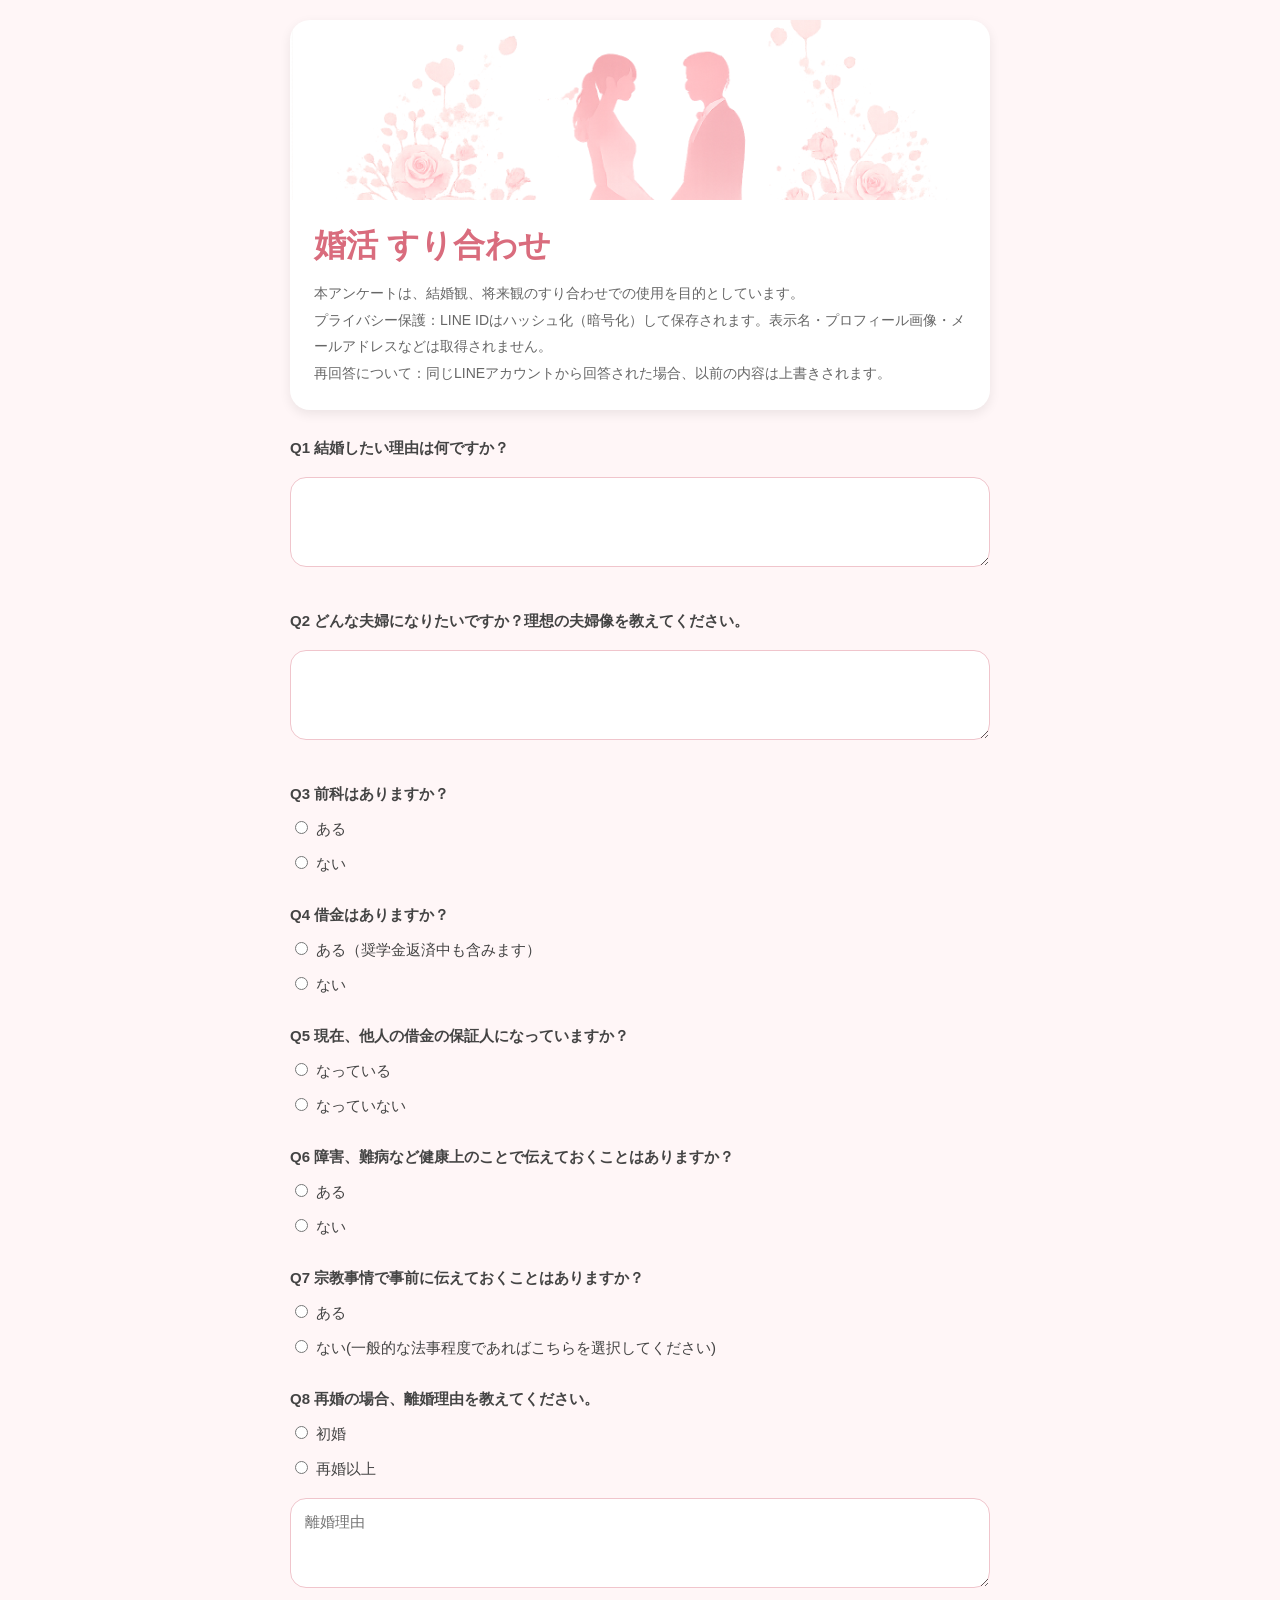
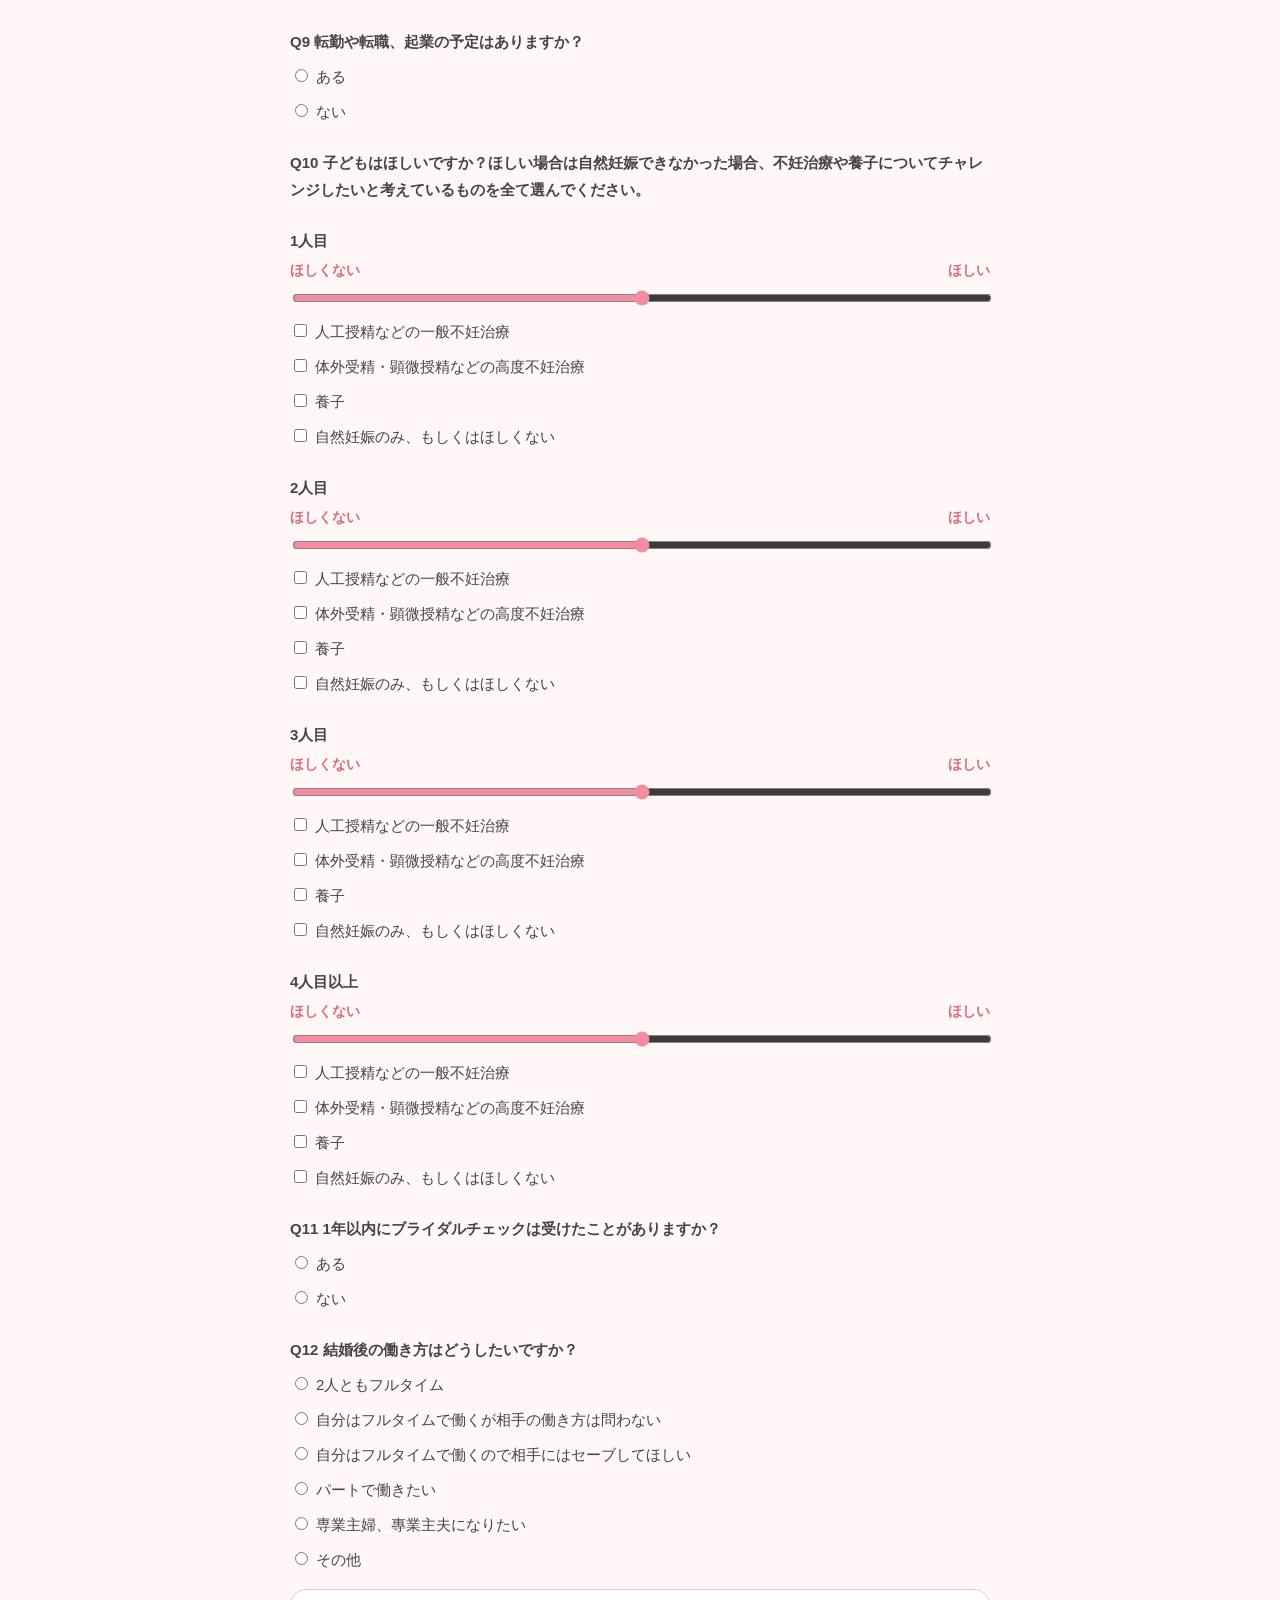
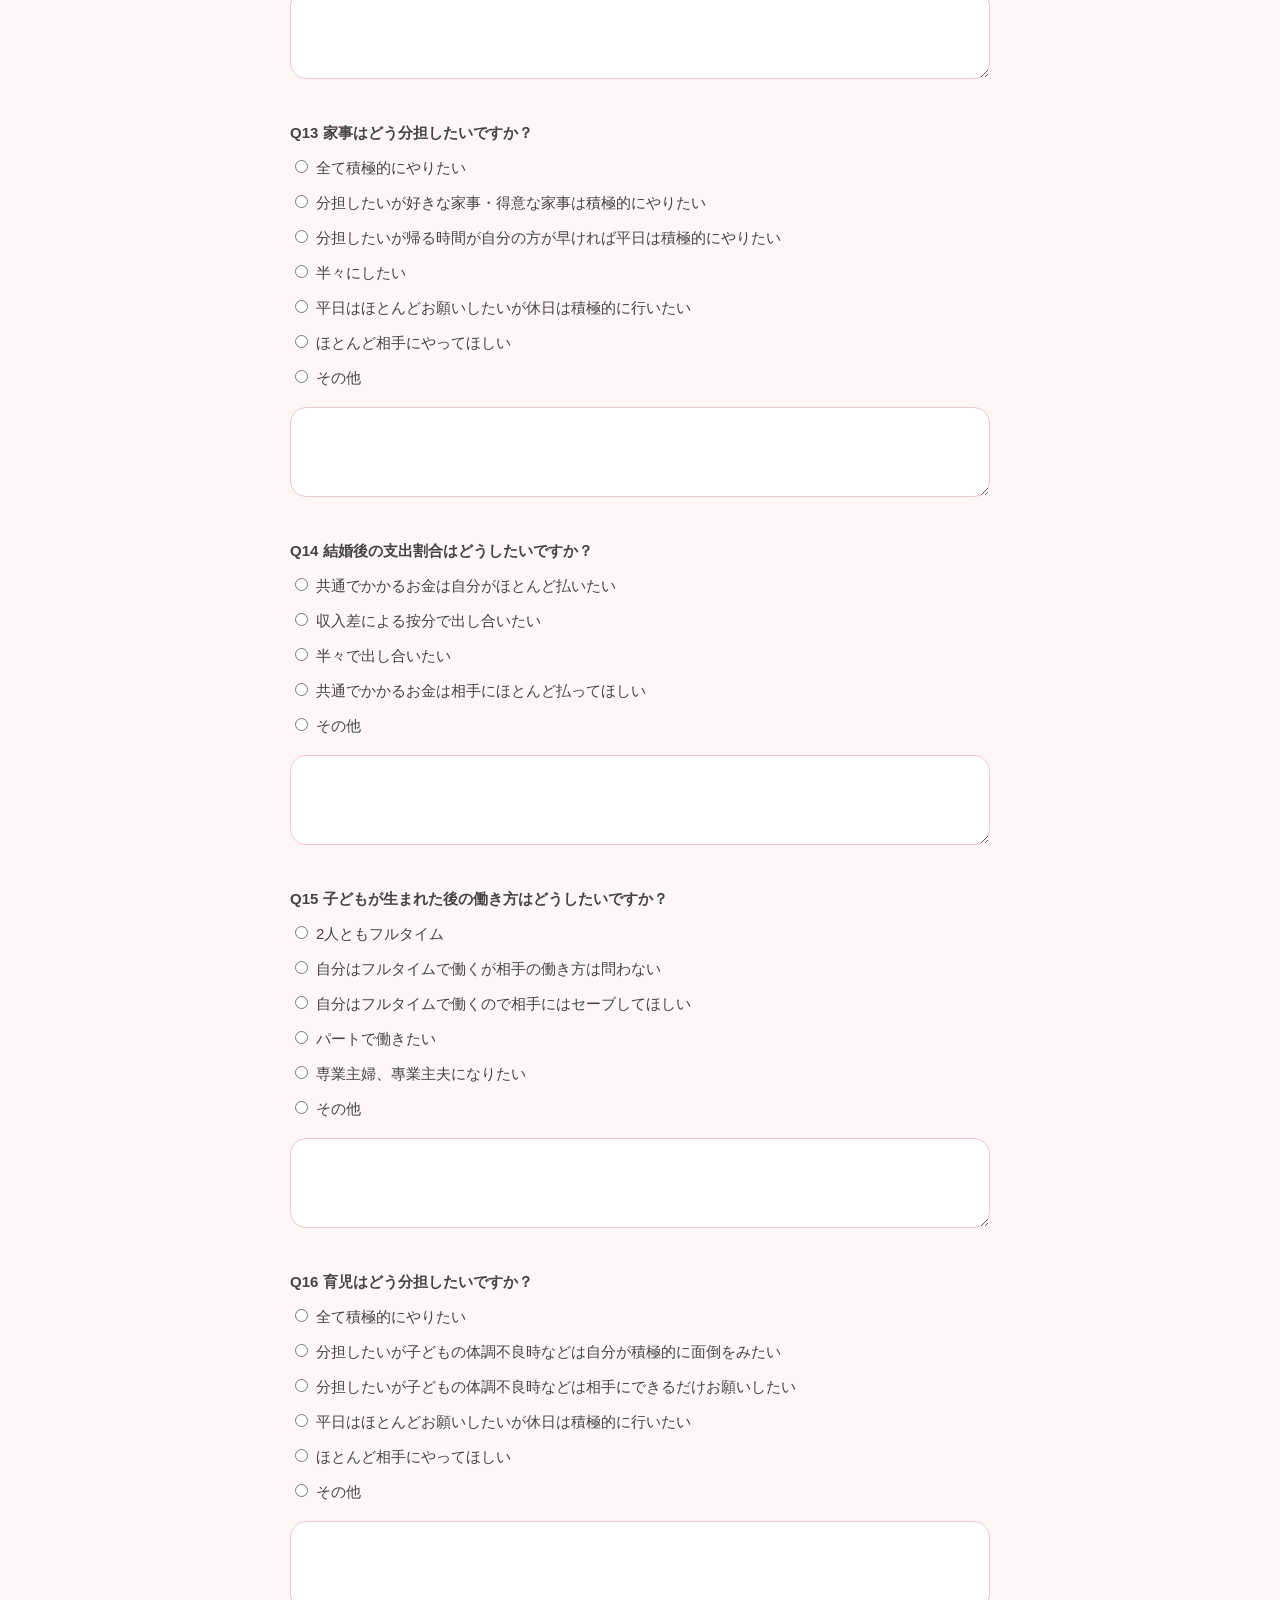
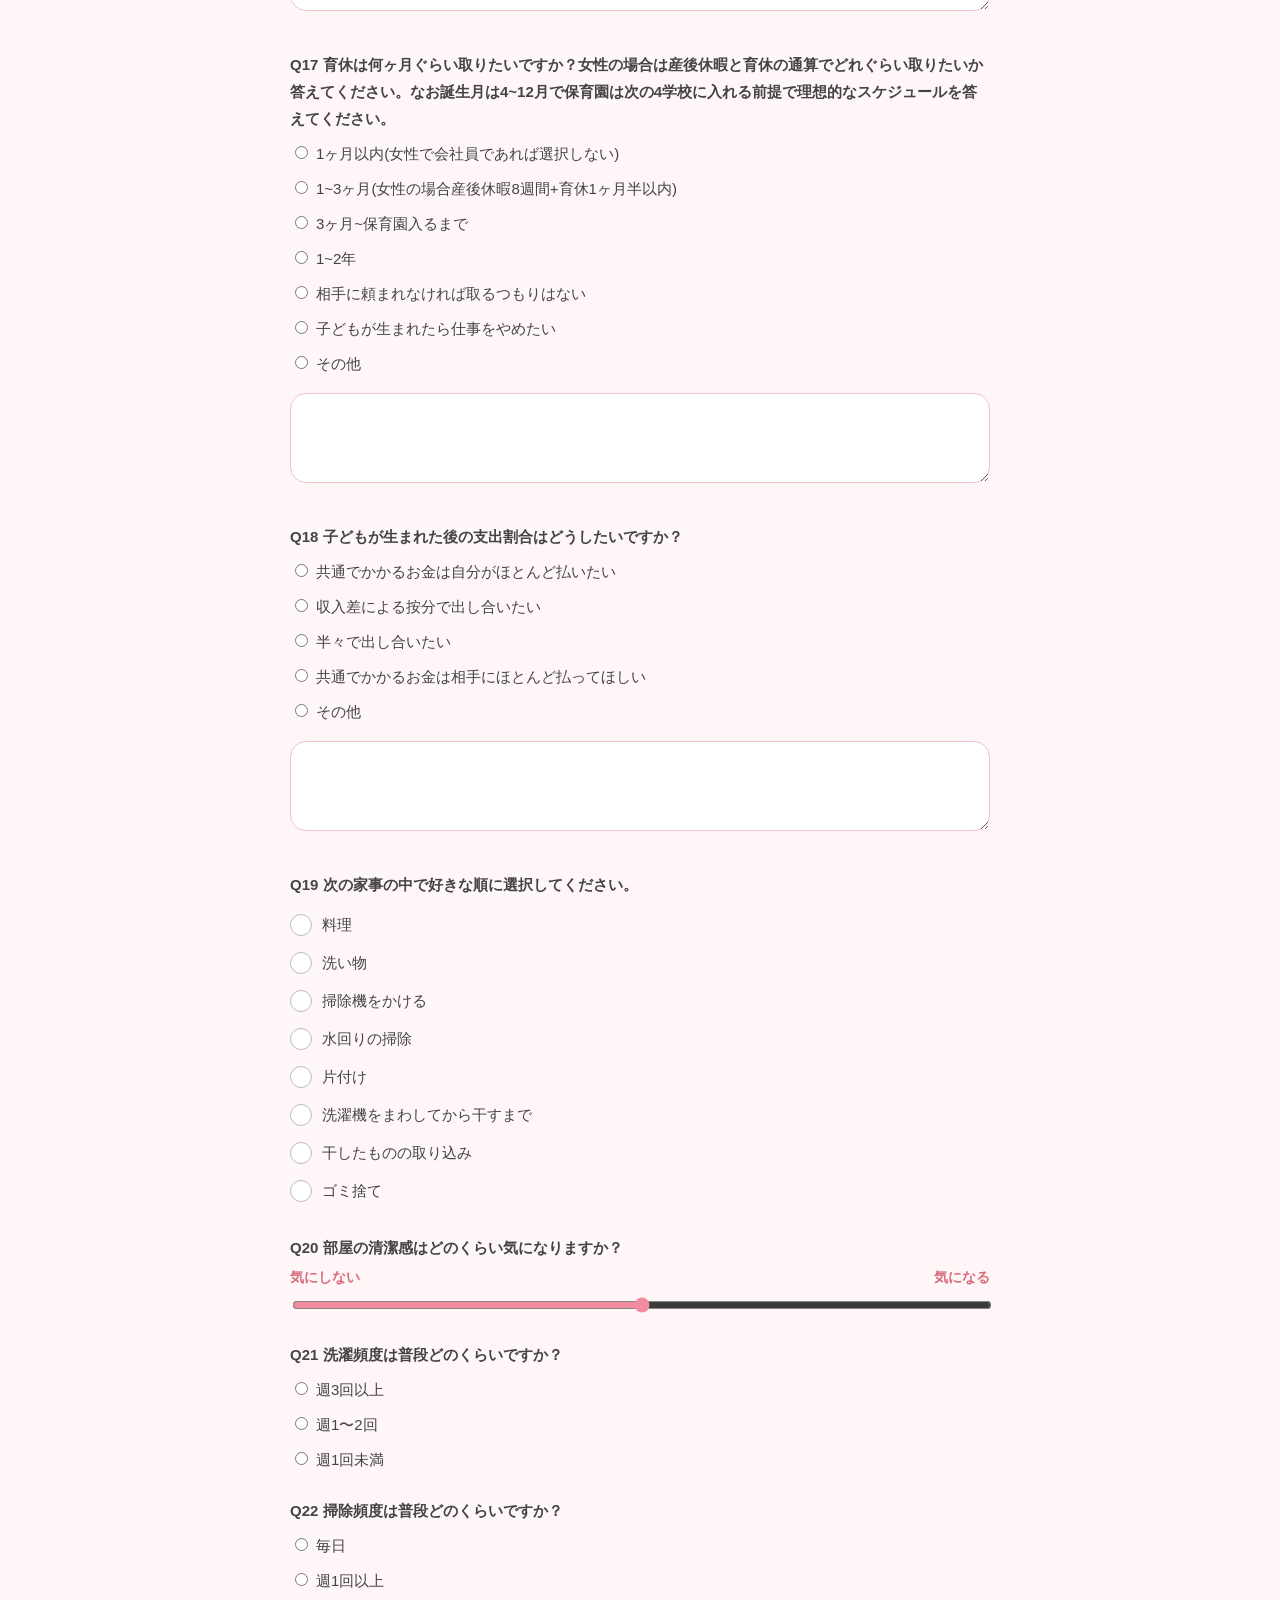
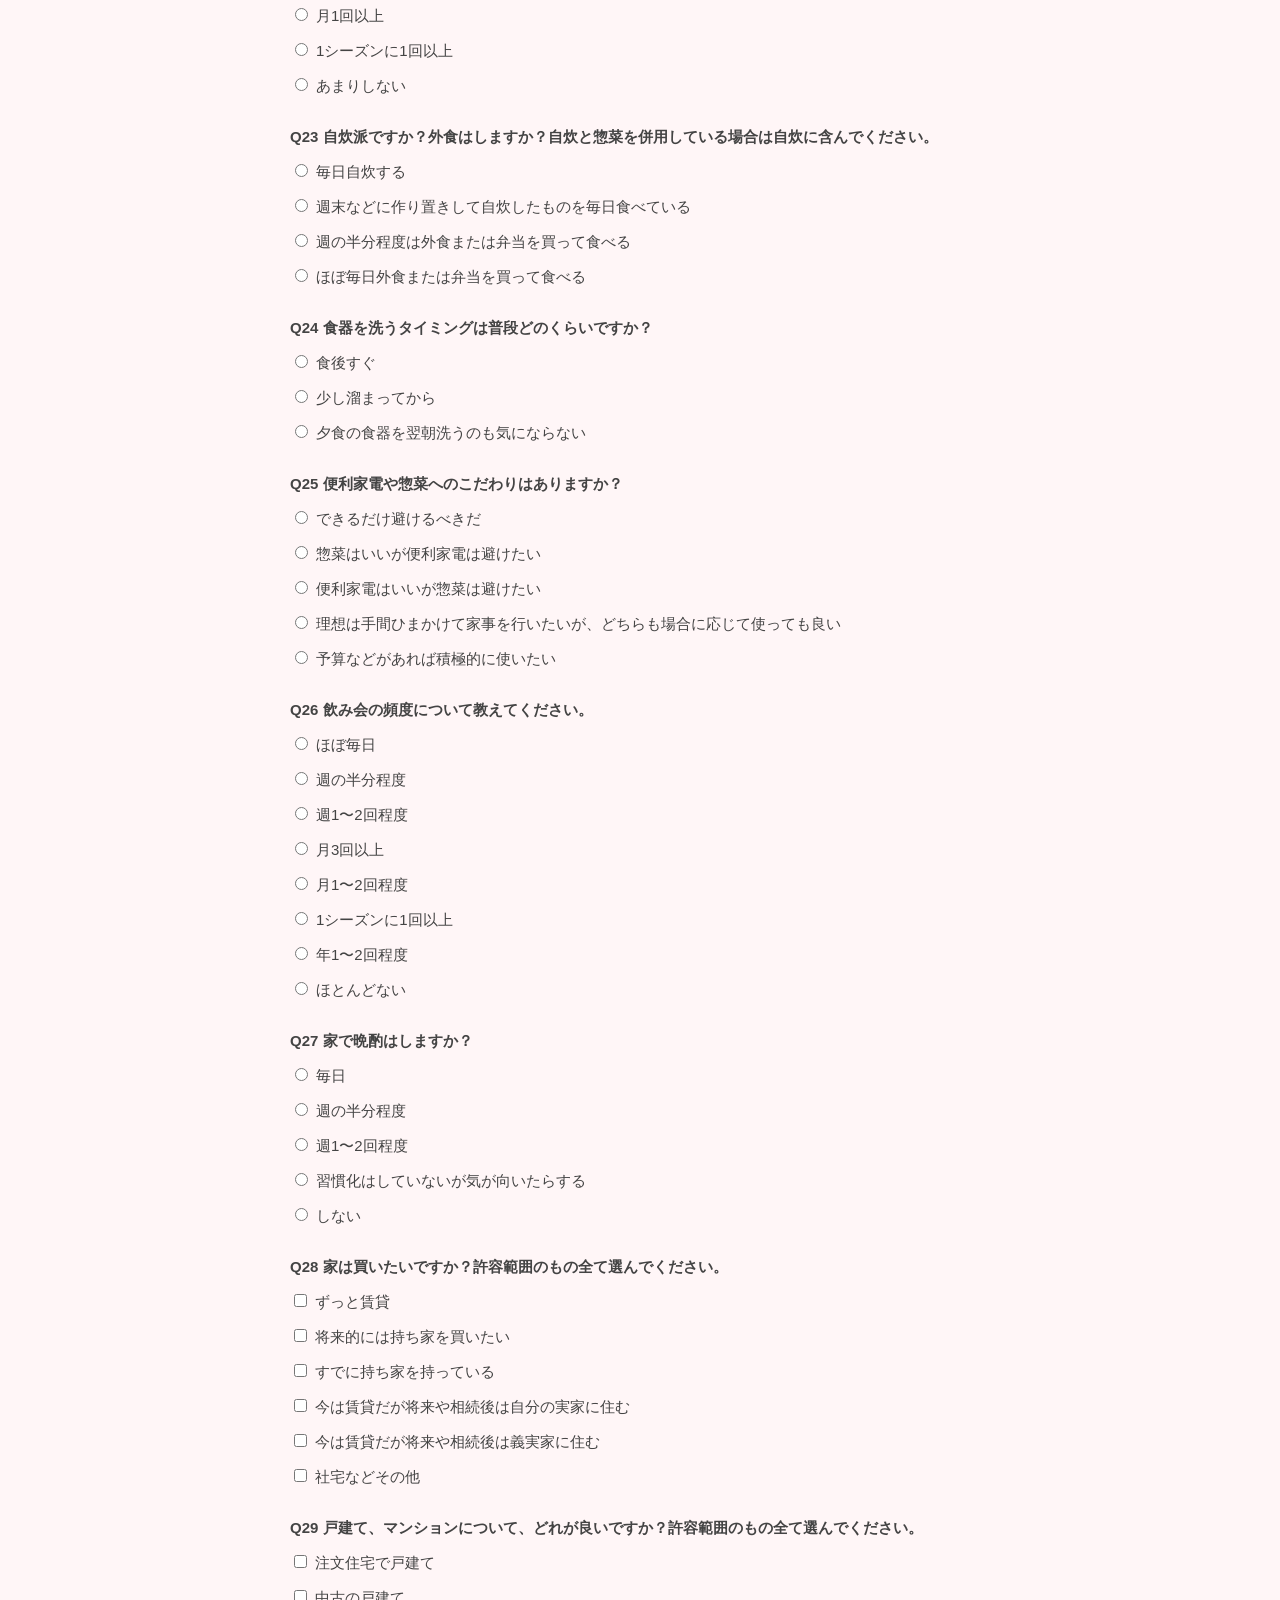
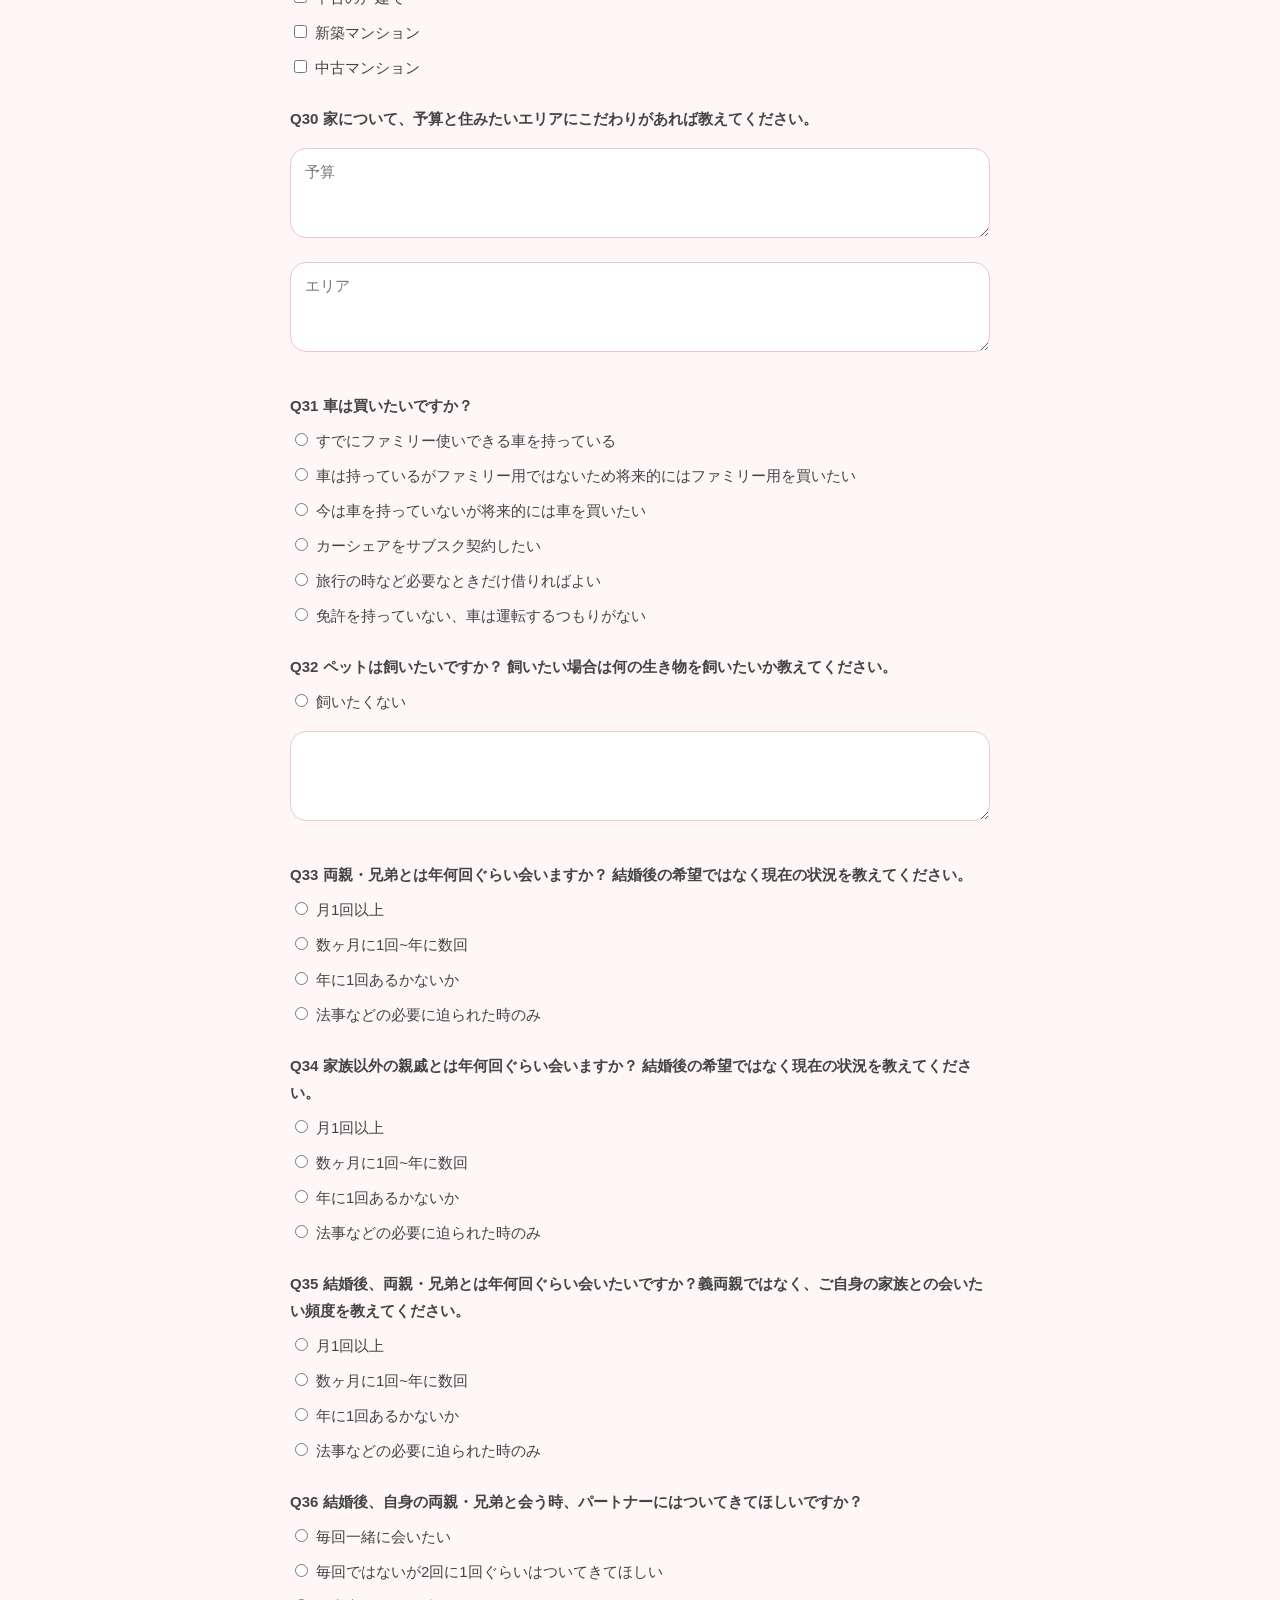
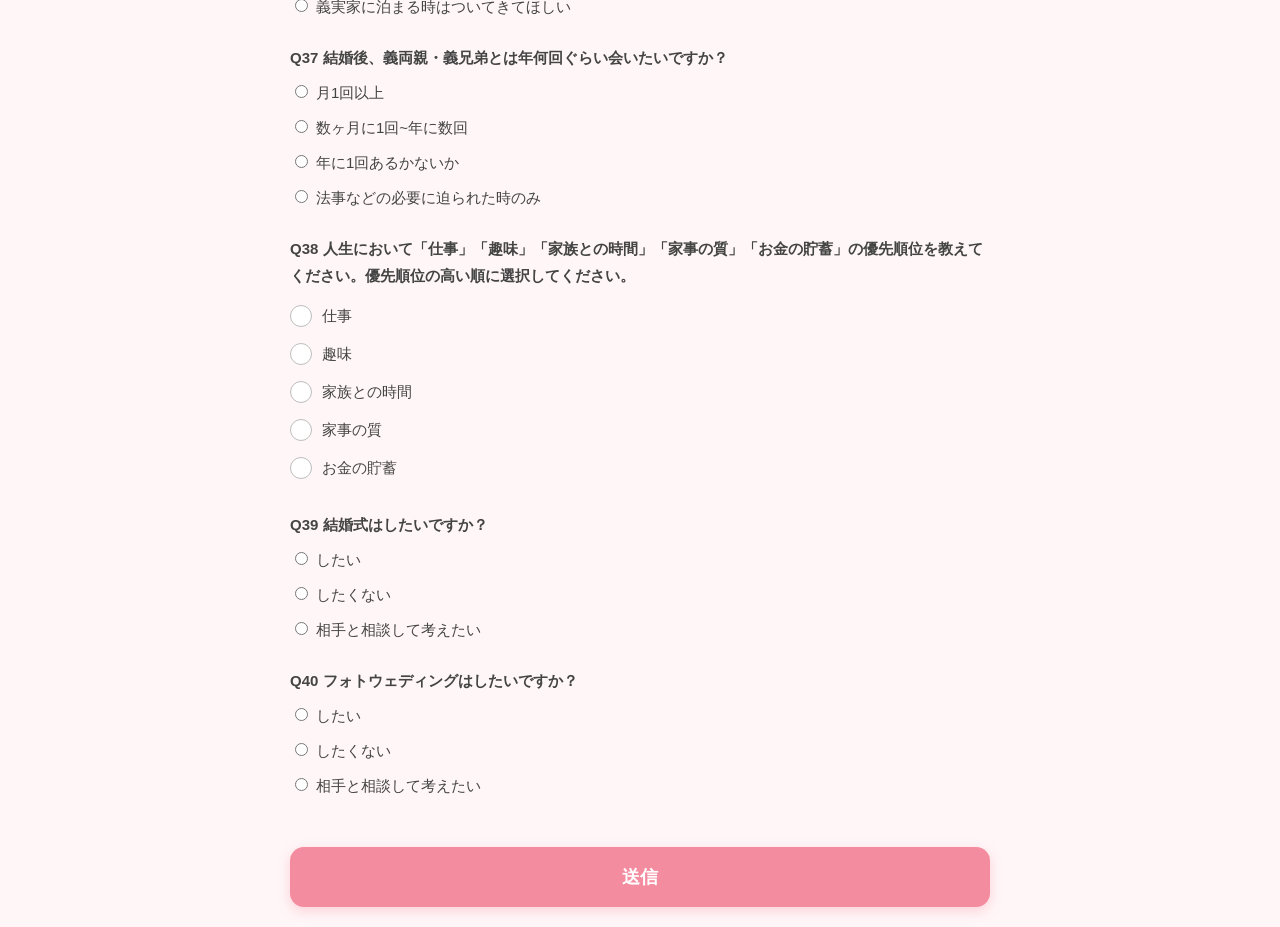
<file: index (1).html>
<!DOCTYPE html>
<html lang="ja">
<head>
<meta charset="UTF-8"/>
<meta name="viewport" content="width=device-width, initial-scale=1.0"/>
<title>婚活 すり合わせ</title>
<link rel="stylesheet" href="style.css"/>
</head>
<body>
<div class="container">

<div class="form-header">
<h1>婚活 すり合わせ</h1>
<p class="form-description">本アンケートは、結婚観、将来観のすり合わせでの使用を目的としています。<br>
      プライバシー保護：LINE IDはハッシュ化（暗号化）して保存されます。表示名・プロフィール画像・メールアドレスなどは取得されません。<br>
      再回答について：同じLINEアカウントから回答された場合、以前の内容は上書きされます。</p>
</div>

<!-- このファイルはPart3と同じ構造で利用できるように -->
<!-- id / name を全問に付与 -->

<label>Q1 結婚したい理由は何ですか？</label>
<textarea id="q1" class="detail-textarea"></textarea>

<label>Q2 どんな夫婦になりたいですか？理想の夫婦像を教えてください。</label>
<textarea id="q2" class="detail-textarea"></textarea>

<label>Q3 前科はありますか？</label>
<label><input type="radio" name="q3" value="ある">ある</label>
<label><input type="radio" name="q3" value="ない">ない</label>

<label>Q4 借金はありますか？</label>
<label><input type="radio" name="q4" value="ある">ある（奨学金返済中も含みます）</label>
<label><input type="radio" name="q4" value="ない">ない</label>

<label>Q5 現在、他人の借金の保証人になっていますか？</label>
<label><input type="radio" name="q5" value="なっている">なっている</label>
<label><input type="radio" name="q5" value="なっていない">なっていない</label>

<label>Q6 障害、難病など健康上のことで伝えておくことはありますか？</label>
<label><input type="radio" name="q6" value="ある">ある</label>
<label><input type="radio" name="q6" value="ない">ない</label>

<label>Q7 宗教事情で事前に伝えておくことはありますか？</label>
<label><input type="radio" name="q7" value="ある">ある</label>
<label><input type="radio" name="q7" value="ない">ない(一般的な法事程度であればこちらを選択してください)</label>

<label>Q8 再婚の場合、離婚理由を教えてください。</label>
<label><input type="radio" name="q8" value="初婚">初婚</label>
<label><input type="radio" name="q8" value="初婚">再婚以上</label>
<textarea id="q8_other" class="detail-textarea" placeholder="離婚理由"></textarea>

<label>Q9 転勤や転職、起業の予定はありますか？</label>
<label><input type="radio" name="q9" value="ある">ある</label>
<label><input type="radio" name="q9" value="ない">ない</label>

<label>Q10 子どもはほしいですか？ほしい場合は自然妊娠できなかった場合、不妊治療や養子についてチャレンジしたいと考えているものを全て選んでください。</label>
<label>1人目</label>
<div class="slider-labels">
  <span>ほしくない</span>
  <span>ほしい</span>
</div>
<input type="range" id="q10_1" min="1" max="5" step="1">
<label><input type="checkbox" name="q10_1">人工授精などの一般不妊治療</label>
<label><input type="checkbox" name="q10_1">体外受精・顕微授精などの高度不妊治療</label>
<label><input type="checkbox" name="q10_1">養子</label>
<label><input type="checkbox" name="q10_1">自然妊娠のみ、もしくはほしくない</label>

<label>2人目</label>
<div class="slider-labels">
  <span>ほしくない</span>
  <span>ほしい</span>
</div>
<input type="range" id="q10_2" min="1" max="5" step="1">

<label><input type="checkbox" name="q10_2">人工授精などの一般不妊治療</label>
<label><input type="checkbox" name="q10_2">体外受精・顕微授精などの高度不妊治療</label>
<label><input type="checkbox" name="q10_2">養子</label>
<label><input type="checkbox" name="q10_2">自然妊娠のみ、もしくはほしくない</label>

<label>3人目</label>
<div class="slider-labels">
  <span>ほしくない</span>
  <span>ほしい</span>
</div>
<input type="range" id="q10_3" min="1" max="5" step="1">
<label><input type="checkbox" name="q10_3">人工授精などの一般不妊治療</label>
<label><input type="checkbox" name="q10_3">体外受精・顕微授精などの高度不妊治療</label>
<label><input type="checkbox" name="q10_3">養子</label>
<label><input type="checkbox" name="q10_3">自然妊娠のみ、もしくはほしくない</label>

<label>4人目以上</label>
<div class="slider-labels">
  <span>ほしくない</span>
  <span>ほしい</span>
</div>
<input type="range" id="q10_4" min="1" max="5" step="1">
<label><input type="checkbox" name="q10_4">人工授精などの一般不妊治療</label>
<label><input type="checkbox" name="q10_4">体外受精・顕微授精などの高度不妊治療</label>
<label><input type="checkbox" name="q10_4">養子</label>
<label><input type="checkbox" name="q10_4">自然妊娠のみ、もしくはほしくない</label>

<label>Q11 1年以内にブライダルチェックは受けたことがありますか？</label>
<label><input type="radio" name="q11" value="ある">ある</label>
<label><input type="radio" name="q11" value="ない">ない</label>

<label>Q12 結婚後の働き方はどうしたいですか？</label>
<label><input type="radio" name="q12" value="2人ともフルタイム">2人ともフルタイム</label>
<label><input type="radio" name="q12" value="自分はフルタイムで働くが相手の働き方は問わない">自分はフルタイムで働くが相手の働き方は問わない</label>
<label><input type="radio" name="q12" value="自分はフルタイムで働くので相手にはセーブしてほしい">自分はフルタイムで働くので相手にはセーブしてほしい</label>
<label><input type="radio" name="q12" value="パートで働きたい">パートで働きたい</label>
<label><input type="radio" name="q12" value="専業主婦、專業主夫になりたい">専業主婦、專業主夫になりたい</label>
<label><input type="radio" name="q12" value="その他">その他</label>
<textarea id="q12_other" class="detail-textarea"></textarea>

<label>Q13 家事はどう分担したいですか？</label>
<label><input type="radio" name="q13">全て積極的にやりたい</label>
<label><input type="radio" name="q13">分担したいが好きな家事・得意な家事は積極的にやりたい</label>
<label><input type="radio" name="q13">分担したいが帰る時間が自分の方が早ければ平日は積極的にやりたい</label>
<label><input type="radio" name="q13">半々にしたい</label>
<label><input type="radio" name="q13">平日はほとんどお願いしたいが休日は積極的に行いたい</label>
<label><input type="radio" name="q13">ほとんど相手にやってほしい</label>
<label><input type="radio" name="q13">その他</label>
<textarea id="q13_other" class="detail-textarea"></textarea>


<label>Q14 結婚後の支出割合はどうしたいですか？</label>
<label><input type="radio" name="q14">共通でかかるお金は自分がほとんど払いたい</label>
<label><input type="radio" name="q14">収入差による按分で出し合いたい</label>
<label><input type="radio" name="q14">半々で出し合いたい</label>
<label><input type="radio" name="q14">共通でかかるお金は相手にほとんど払ってほしい</label>
<label><input type="radio" name="q14">その他</label>
<textarea id="q14_other" class="detail-textarea"></textarea>

<label>Q15 子どもが生まれた後の働き方はどうしたいですか？</label>
<label><input type="radio" name="q15" value="2人ともフルタイム">2人ともフルタイム</label>
<label><input type="radio" name="q15" value="自分はフルタイムで働くが相手の働き方は問わない">自分はフルタイムで働くが相手の働き方は問わない</label>
<label><input type="radio" name="q15" value="自分はフルタイムで働くので相手にはセーブしてほしい">自分はフルタイムで働くので相手にはセーブしてほしい</label>
<label><input type="radio" name="q15" value="パートで働きたい">パートで働きたい</label>
<label><input type="radio" name="q15" value="専業主婦、專業主夫になりたい">専業主婦、專業主夫になりたい</label>
<label><input type="radio" name="q15" value="その他">その他</label>
<textarea id="q15_other" class="detail-textarea"></textarea>

<label>Q16 育児はどう分担したいですか？</label>
<label><input type="radio" name="q16">全て積極的にやりたい</label>
<label><input type="radio" name="q16">分担したいが子どもの体調不良時などは自分が積極的に面倒をみたい</label>
<label><input type="radio" name="q16">分担したいが子どもの体調不良時などは相手にできるだけお願いしたい</label>
<label><input type="radio" name="q16">平日はほとんどお願いしたいが休日は積極的に行いたい</label>
<label><input type="radio" name="q16">ほとんど相手にやってほしい</label>
<label><input type="radio" name="q16">その他</label>
<textarea id="q16_other" class="detail-textarea"></textarea>


<label>Q17  育休は何ヶ月ぐらい取りたいですか？女性の場合は産後休暇と育休の通算でどれぐらい取りたいか答えてください。なお誕生月は4~12月で保育園は次の4学校に入れる前提で理想的なスケジュールを答えてください。</label>
<label><input type="radio" name="q17">1ヶ月以内(女性で会社員であれば選択しない)</label>
<label><input type="radio" name="q17">1~3ヶ月(女性の場合産後休暇8週間+育休1ヶ月半以内)</label>
<label><input type="radio" name="q17">3ヶ月~保育園入るまで</label>
<label><input type="radio" name="q17">1~2年</label>
<label><input type="radio" name="q17">相手に頼まれなければ取るつもりはない</label>
<label><input type="radio" name="q17">子どもが生まれたら仕事をやめたい</label>
<label><input type="radio" name="q17">その他</label>
<textarea id="q17_other" class="detail-textarea"></textarea>

<label>Q18 子どもが生まれた後の支出割合はどうしたいですか？</label>
<label><input type="radio" name="q18">共通でかかるお金は自分がほとんど払いたい</label>
<label><input type="radio" name="q18">収入差による按分で出し合いたい</label>
<label><input type="radio" name="q18">半々で出し合いたい</label>
<label><input type="radio" name="q18">共通でかかるお金は相手にほとんど払ってほしい</label>
<label><input type="radio" name="q18">その他</label>
<textarea id="q18_other" class="detail-textarea"></textarea>

<label>Q19 次の家事の中で好きな順に選択してください。</label>
<div id="q19Ranking" class="ranking-group">
<button type="button" class="rank-option" data-value="料理"><span class="rank-number"></span>料理</button>
<button type="button" class="rank-option" data-value="洗い物"><span class="rank-number"></span>洗い物</button>
<button type="button" class="rank-option" data-value="掃除機をかける"><span class="rank-number"></span>掃除機をかける</button>
<button type="button" class="rank-option" data-value="水回りの掃除"><span class="rank-number"></span>水回りの掃除</button>
<button type="button" class="rank-option" data-value="片付け"><span class="rank-number"></span>片付け</button>
<button type="button" class="rank-option" data-value="洗濯機をまわしてから干すまで"><span class="rank-number"></span>洗濯機をまわしてから干すまで</button>
<button type="button" class="rank-option" data-value="干したものの取り込み"><span class="rank-number"></span>干したものの取り込み</button>
<button type="button" class="rank-option" data-value="ゴミ捨て"><span class="rank-number"></span>ゴミ捨て</button>
</div>

<label>Q20 部屋の清潔感はどのくらい気になりますか？</label>
<div class="slider-labels">
  <span>気にしない</span>
  <span>気になる</span>
</div>
<input type="range" id="q20" min="1" max="5" step="1">

<label>Q21 洗濯頻度は普段どのくらいですか？</label>
<label><input type="radio" name="q21" value="週3回以上">週3回以上</label>
<label><input type="radio" name="q21" value="週1〜2回">週1〜2回</label>
<label><input type="radio" name="q21" value="週1回未満">週1回未満</label>

<label>Q22 掃除頻度は普段どのくらいですか？</label>
<label><input type="radio" name="q22" value="毎日">毎日</label>
<label><input type="radio" name="q22" value="週1回以上">週1回以上</label>
<label><input type="radio" name="q22" value="月1回以上">月1回以上</label>
<label><input type="radio" name="q22" value="1シーズンに1回以上">1シーズンに1回以上</label>
<label><input type="radio" name="q22" value="あまりしない">あまりしない</label>

<label>Q23 自炊派ですか？外食はしますか？自炊と惣菜を併用している場合は自炊に含んでください。</label>
<label><input type="radio" name="q23" value="毎日自炊する">毎日自炊する</label>
<label><input type="radio" name="q23" value="週末などに作り置きして自炊したものを毎日食べている">週末などに作り置きして自炊したものを毎日食べている</label>
<label><input type="radio" name="q23" value="週の半分程度は外食または弁当を買って食べる">週の半分程度は外食または弁当を買って食べる</label>
<label><input type="radio" name="q23" value="ほぼ毎日外食または弁当を買って食べる">ほぼ毎日外食または弁当を買って食べる</label>

<label>Q24 食器を洗うタイミングは普段どのくらいですか？</label>
<label><input type="radio" name="q24" value="食後すぐ">食後すぐ</label>
<label><input type="radio" name="q24" value="少し溜まってから">少し溜まってから</label>
<label><input type="radio" name="q24" value="夕食の食器を翌朝洗うのも気にならない">夕食の食器を翌朝洗うのも気にならない</label>

<label>Q25 便利家電や惣菜へのこだわりはありますか？</label>
<label><input type="radio" name="q25">できるだけ避けるべきだ</label>
<label><input type="radio" name="q25">惣菜はいいが便利家電は避けたい</label>
<label><input type="radio" name="q25">便利家電はいいが惣菜は避けたい</label>
<label><input type="radio" name="q25">理想は手間ひまかけて家事を行いたいが、どちらも場合に応じて使っても良い</label>
<label><input type="radio" name="q25">予算などがあれば積極的に使いたい</label>

<label>Q26 飲み会の頻度について教えてください。</label>
<label><input type="radio" name="q26" value="ほぼ毎日">ほぼ毎日</label>
<label><input type="radio" name="q26" value="週の半分程度">週の半分程度</label>
<label><input type="radio" name="q26" value="週1〜2回程度">週1〜2回程度</label>
<label><input type="radio" name="q26" value="月3回以上">月3回以上</label>
<label><input type="radio" name="q26" value="月1〜2回程度">月1〜2回程度</label>
<label><input type="radio" name="q26" value="1シーズンに1回以上">1シーズンに1回以上</label>
<label><input type="radio" name="q26" value="年1〜2回程度">年1〜2回程度</label>
<label><input type="radio" name="q26" value="ほとんどない">ほとんどない</label>

<label>Q27 家で晩酌はしますか？</label>
<label><input type="radio" name="q27" value="毎日">毎日</label>
<label><input type="radio" name="q27" value="週の半分程度">週の半分程度</label>
<label><input type="radio" name="q27" value="週1〜2回程度">週1〜2回程度</label>
<label><input type="radio" name="q27" value="習慣化はしていないが気が向いたらする">習慣化はしていないが気が向いたらする</label>
<label><input type="radio" name="q27" value="しない">しない</label>

<label>Q28 家は買いたいですか？許容範囲のもの全て選んでください。</label>
<label><input type="checkbox" name="q28">ずっと賃貸</label>
<label><input type="checkbox" name="q28">将来的には持ち家を買いたい</label>
<label><input type="checkbox" name="q28">すでに持ち家を持っている</label>
<label><input type="checkbox" name="q28">今は賃貸だが将来や相続後は自分の実家に住む</label>
<label><input type="checkbox" name="q28">今は賃貸だが将来や相続後は義実家に住む</label>
<label><input type="checkbox" name="q28">社宅などその他</label>

<label>Q29 戸建て、マンションについて、どれが良いですか？許容範囲のもの全て選んでください。</label>
<label><input type="checkbox" name="q29">注文住宅で戸建て</label>
<label><input type="checkbox" name="q29">中古の戸建て</label>
<label><input type="checkbox" name="q29">新築マンション</label>
<label><input type="checkbox" name="q29">中古マンション</label>

<label>Q30 家について、予算と住みたいエリアにこだわりがあれば教えてください。</label>
<textarea id="q30_budget" class="detail-textarea" placeholder="予算"></textarea>
<textarea id="q30_area" class="detail-textarea" placeholder="エリア"></textarea>

<label>Q31 車は買いたいですか？</label>
<label><input type="radio" name="q13">すでにファミリー使いできる車を持っている</label>
<label><input type="radio" name="q13">車は持っているがファミリー用ではないため将来的にはファミリー用を買いたい</label>
<label><input type="radio" name="q13">今は車を持っていないが将来的には車を買いたい</label>
<label><input type="radio" name="q13">カーシェアをサブスク契約したい</label>
  <label><input type="radio" name="q13">旅行の時など必要なときだけ借りればよい</label>
<label><input type="radio" name="q13">免許を持っていない、車は運転するつもりがない</label>

<label>Q32 ペットは飼いたいですか？ 飼いたい場合は何の生き物を飼いたいか教えてください。</label>
<label><input type="radio" name="q32">飼いたくない</label>
<textarea id="q32_pet" class="detail-textarea"></textarea>

<label>Q33 両親・兄弟とは年何回ぐらい会いますか？ 結婚後の希望ではなく現在の状況を教えてください。</label>
<label><input type="radio" name="q33">月1回以上</label>
<label><input type="radio" name="q33">数ヶ月に1回~年に数回</label>
<label><input type="radio" name="q33">年に1回あるかないか</label>
<label><input type="radio" name="q33">法事などの必要に迫られた時のみ</label>

<label>Q34 家族以外の親戚とは年何回ぐらい会いますか？ 結婚後の希望ではなく現在の状況を教えてください。</label>
<label><input type="radio" name="q34">月1回以上</label>
<label><input type="radio" name="q34">数ヶ月に1回~年に数回</label>
<label><input type="radio" name="q34">年に1回あるかないか</label>
<label><input type="radio" name="q34">法事などの必要に迫られた時のみ</label>

<label>Q35 結婚後、両親・兄弟とは年何回ぐらい会いたいですか？義両親ではなく、ご自身の家族との会いたい頻度を教えてください。</label>
<label><input type="radio" name="q35">月1回以上</label>
<label><input type="radio" name="q35">数ヶ月に1回~年に数回</label>
<label><input type="radio" name="q35">年に1回あるかないか</label>
<label><input type="radio" name="q35">法事などの必要に迫られた時のみ</label>

<label>Q36 結婚後、自身の両親・兄弟と会う時、パートナーにはついてきてほしいですか？</label>
<label><input type="radio" name="q36">毎回一緒に会いたい</label>
<label><input type="radio" name="q36">毎回ではないが2回に1回ぐらいはついてきてほしい</label>
<label><input type="radio" name="q36">義実家に泊まる時はついてきてほしい</label>

<label>Q37 結婚後、義両親・義兄弟とは年何回ぐらい会いたいですか？</label>
<label><input type="radio" name="q37">月1回以上</label>
<label><input type="radio" name="q37">数ヶ月に1回~年に数回</label>
<label><input type="radio" name="q37">年に1回あるかないか</label>
<label><input type="radio" name="q37">法事などの必要に迫られた時のみ</label>

<label>Q38 人生において「仕事」「趣味」「家族との時間」「家事の質」「お金の貯蓄」の優先順位を教えてください。優先順位の高い順に選択してください。</label>

<div id="q38Ranking" class="ranking-group">
  <button type="button" class="rank-option" data-value="仕事"><span class="rank-number"></span>仕事</button>
  <button type="button" class="rank-option" data-value="趣味"><span class="rank-number"></span>趣味</button>
  <button type="button" class="rank-option" data-value="家族との時間"><span class="rank-number"></span>家族との時間</button>
  <button type="button" class="rank-option" data-value="家事の質"><span class="rank-number"></span>家事の質</button>
  <button type="button" class="rank-option" data-value="お金の貯蓄"><span class="rank-number"></span>お金の貯蓄</button>
</div>


<label>Q39 結婚式はしたいですか？</label>
<label><input type="radio" name="q39">したい</label>
<label><input type="radio" name="q39">したくない</label>
<label><input type="radio" name="q39">相手と相談して考えたい</label>

<label>Q40 フォトウェディングはしたいですか？</label>
<label><input type="radio" name="q40">したい</label>
<label><input type="radio" name="q40">したくない</label>
<label><input type="radio" name="q40">相手と相談して考えたい</label>


<button id="submitBtn" type="button">送信</button>

</div>
</body>
</html>
</file>
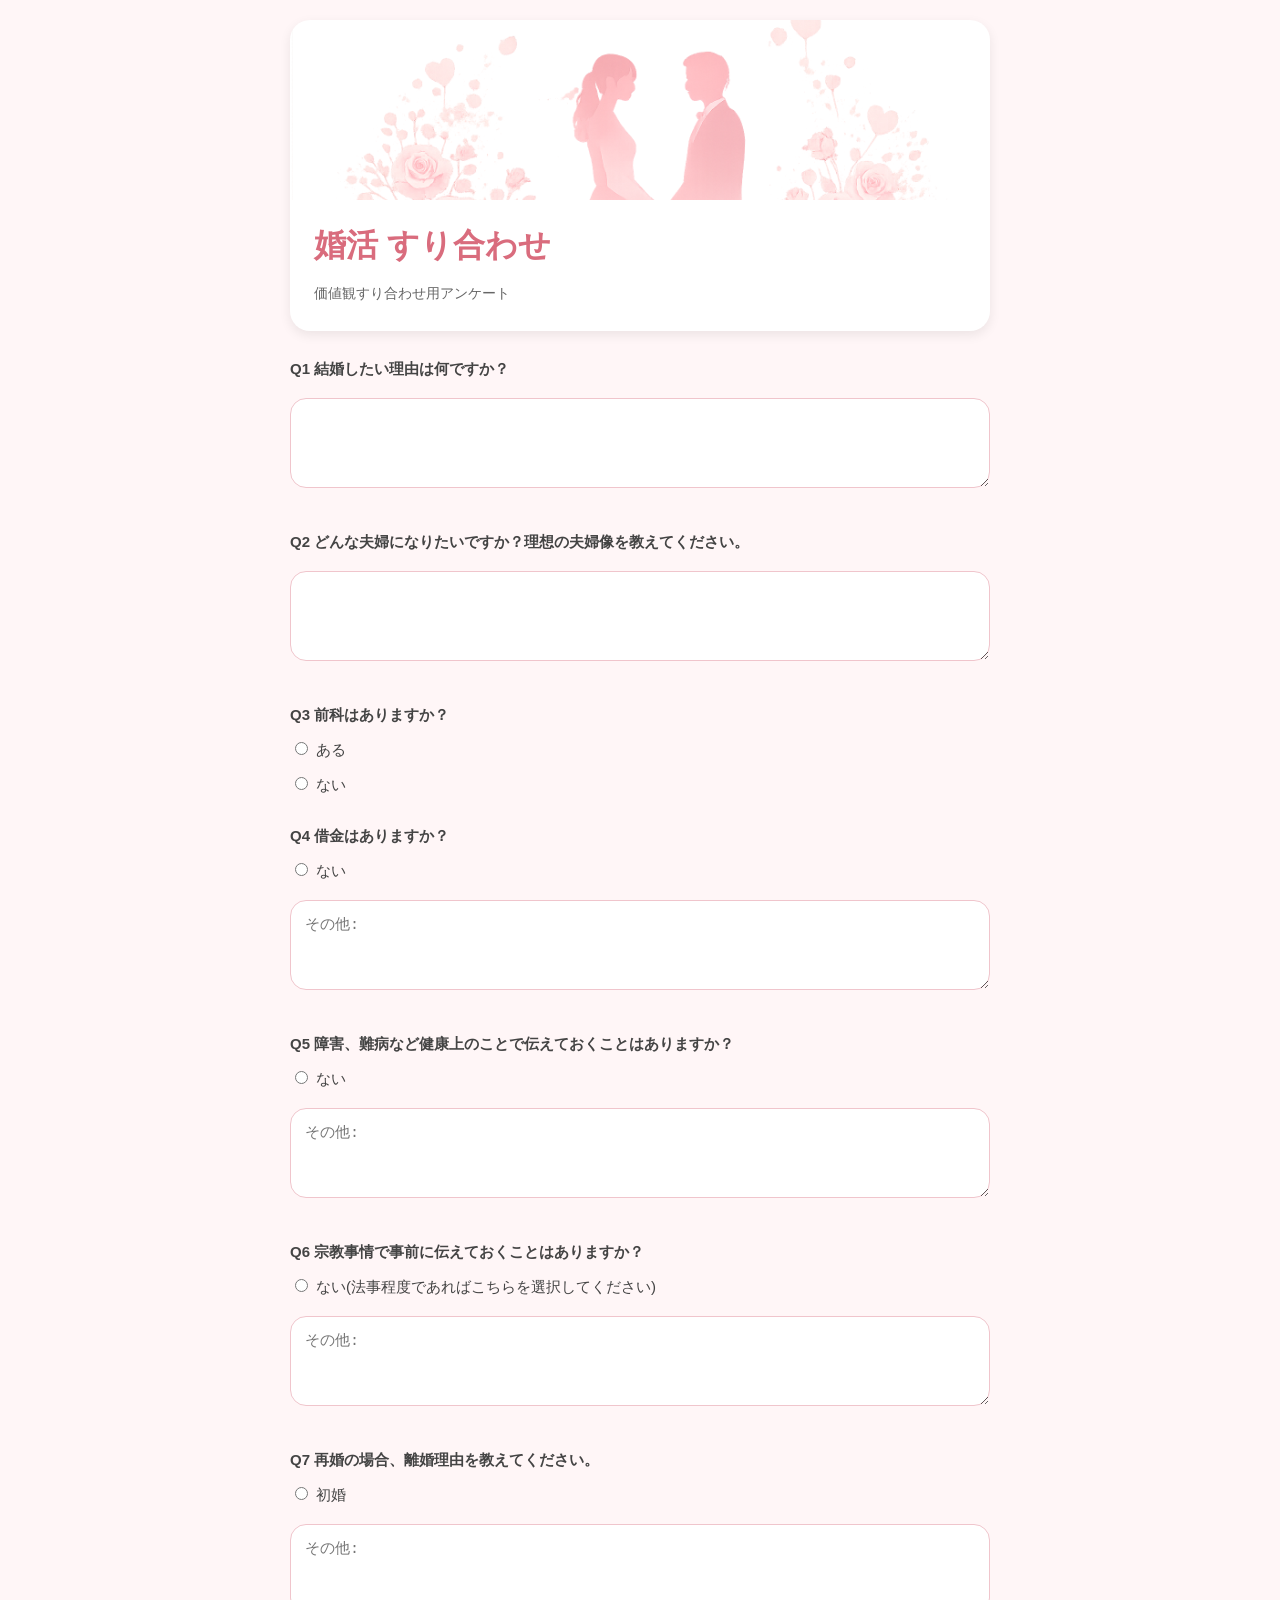
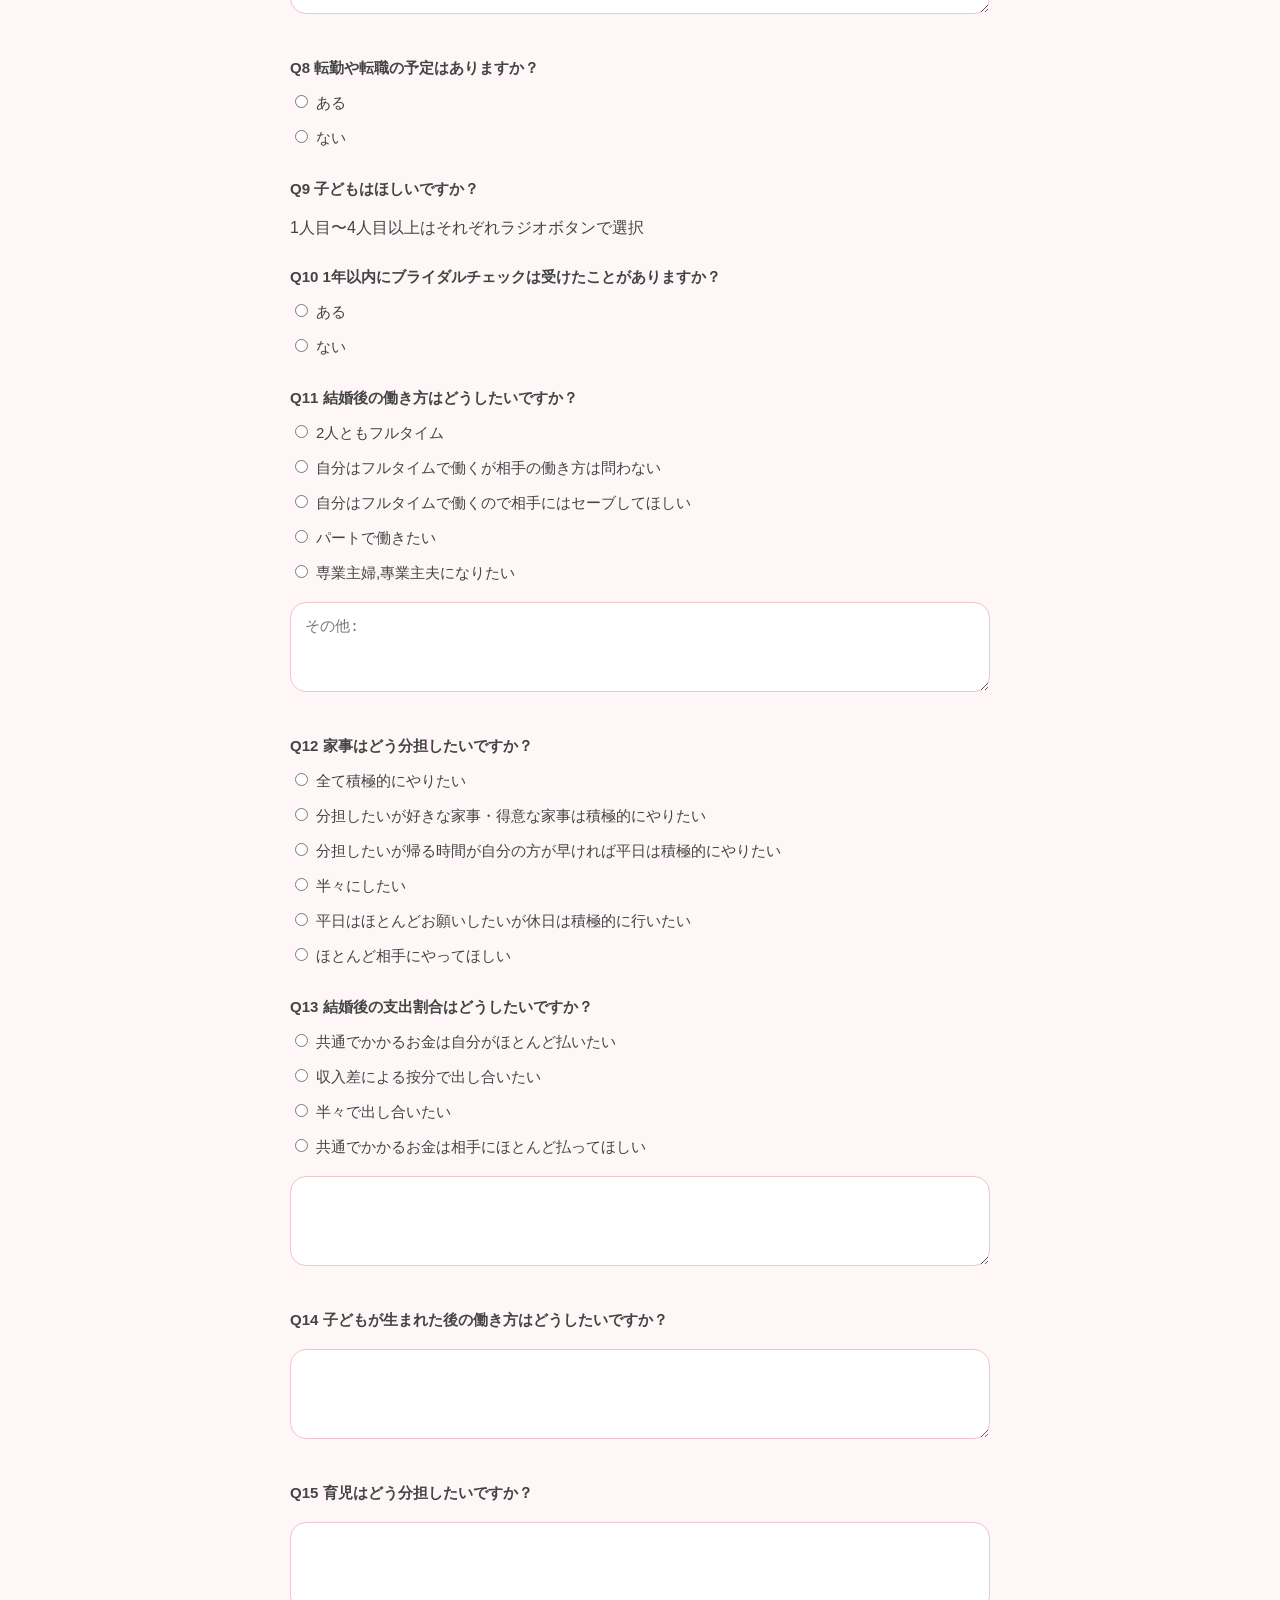
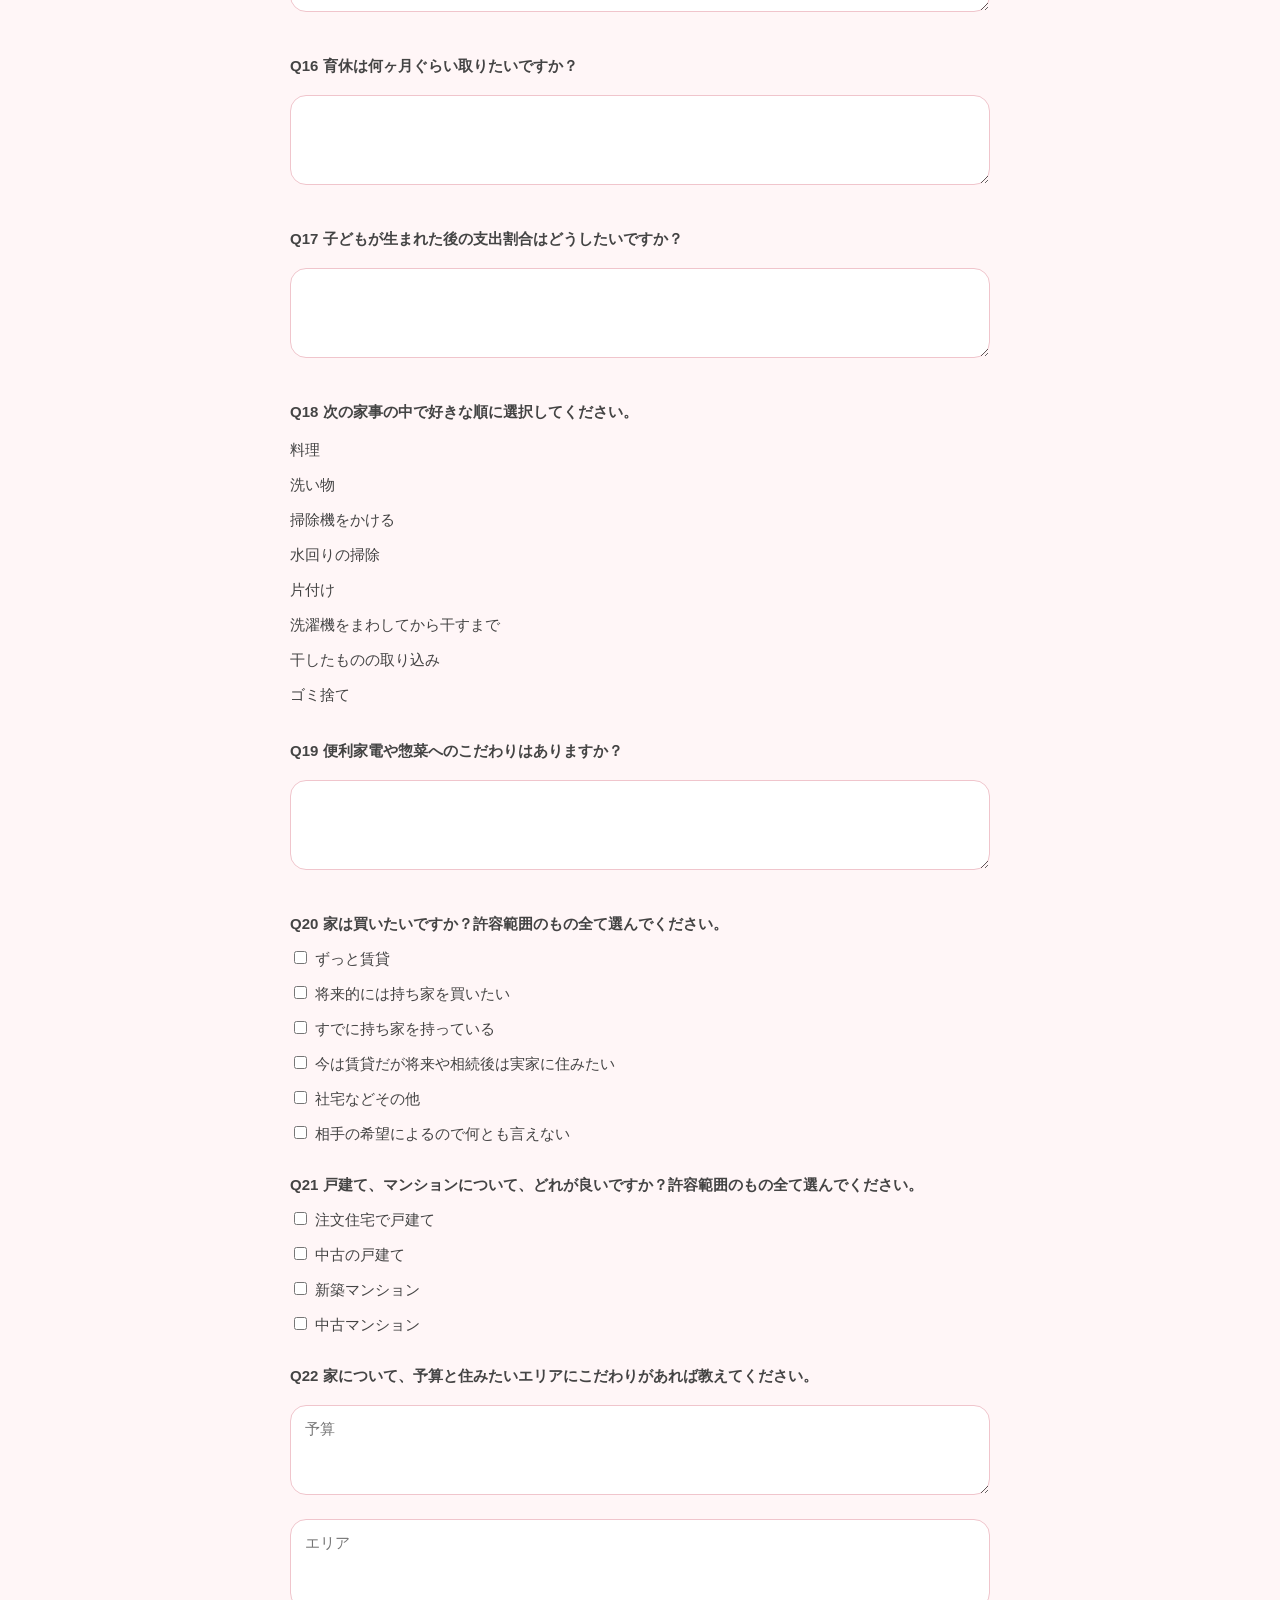
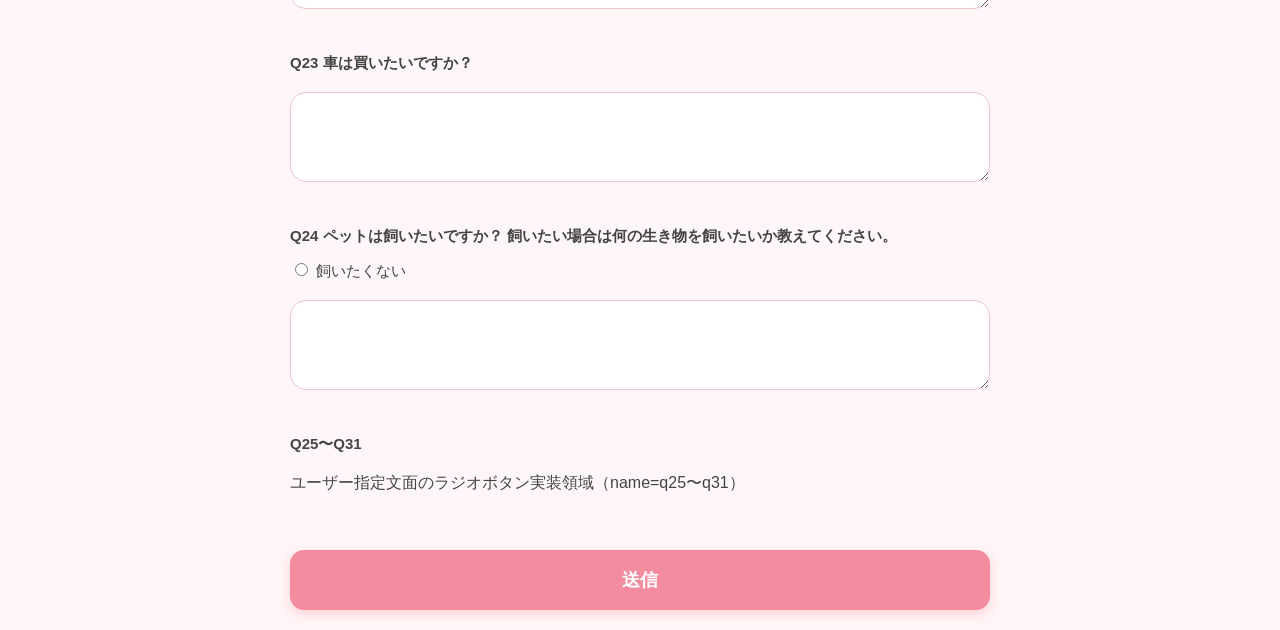
<file: konkatsu_suriawase_complete.html>
<!DOCTYPE html>
<html lang="ja">
<head>
<meta charset="UTF-8"/>
<meta name="viewport" content="width=device-width, initial-scale=1.0"/>
<title>婚活 すり合わせ</title>
<link rel="stylesheet" href="style.css"/>
</head>
<body>
<div class="container">

<div class="form-header">
<h1>婚活 すり合わせ</h1>
<p class="form-description">価値観すり合わせ用アンケート</p>
</div>

<!-- このファイルはPart3と同じ構造で利用できるように -->
<!-- id / name を全問に付与 -->

<label>Q1 結婚したい理由は何ですか？</label>
<textarea id="q1" class="detail-textarea"></textarea>

<label>Q2 どんな夫婦になりたいですか？理想の夫婦像を教えてください。</label>
<textarea id="q2" class="detail-textarea"></textarea>

<label>Q3 前科はありますか？</label>
<label><input type="radio" name="q3" value="ある">ある</label>
<label><input type="radio" name="q3" value="ない">ない</label>

<label>Q4 借金はありますか？</label>
<label><input type="radio" name="q4" value="ない">ない</label>
<textarea id="q4_other" class="detail-textarea" placeholder="その他:"></textarea>

<label>Q5 障害、難病など健康上のことで伝えておくことはありますか？</label>
<label><input type="radio" name="q5" value="ない">ない</label>
<textarea id="q5_other" class="detail-textarea" placeholder="その他:"></textarea>

<label>Q6 宗教事情で事前に伝えておくことはありますか？</label>
<label><input type="radio" name="q6" value="ない">ない(法事程度であればこちらを選択してください)</label>
<textarea id="q6_other" class="detail-textarea" placeholder="その他:"></textarea>

<label>Q7 再婚の場合、離婚理由を教えてください。</label>
<label><input type="radio" name="q7" value="初婚">初婚</label>
<textarea id="q7_other" class="detail-textarea" placeholder="その他:"></textarea>

<label>Q8 転勤や転職の予定はありますか？</label>
<label><input type="radio" name="q8" value="ある">ある</label>
<label><input type="radio" name="q8" value="ない">ない</label>

<label>Q9 子どもはほしいですか？</label>
<p>1人目〜4人目以上はそれぞれラジオボタンで選択</p>

<label>Q10 1年以内にブライダルチェックは受けたことがありますか？</label>
<label><input type="radio" name="q10" value="ある">ある</label>
<label><input type="radio" name="q10" value="ない">ない</label>

<label>Q11 結婚後の働き方はどうしたいですか？</label>
<label><input type="radio" name="q11" value="2人ともフルタイム">2人ともフルタイム</label>
<label><input type="radio" name="q11" value="自分はフルタイムで働くが相手の働き方は問わない">自分はフルタイムで働くが相手の働き方は問わない</label>
<label><input type="radio" name="q11" value="自分はフルタイムで働くので相手にはセーブしてほしい">自分はフルタイムで働くので相手にはセーブしてほしい</label>
<label><input type="radio" name="q11" value="パートで働きたい">パートで働きたい</label>
<label><input type="radio" name="q11" value="専業主婦,專業主夫になりたい">専業主婦,專業主夫になりたい</label>
<textarea id="q11_other" class="detail-textarea" placeholder="その他:"></textarea>

<label>Q12 家事はどう分担したいですか？</label>
<label><input type="radio" name="q12">全て積極的にやりたい</label>
<label><input type="radio" name="q12">分担したいが好きな家事・得意な家事は積極的にやりたい</label>
<label><input type="radio" name="q12">分担したいが帰る時間が自分の方が早ければ平日は積極的にやりたい</label>
<label><input type="radio" name="q12">半々にしたい</label>
<label><input type="radio" name="q12">平日はほとんどお願いしたいが休日は積極的に行いたい</label>
<label><input type="radio" name="q12">ほとんど相手にやってほしい</label>

<label>Q13 結婚後の支出割合はどうしたいですか？</label>
<label><input type="radio" name="q13">共通でかかるお金は自分がほとんど払いたい</label>
<label><input type="radio" name="q13">収入差による按分で出し合いたい</label>
<label><input type="radio" name="q13">半々で出し合いたい</label>
<label><input type="radio" name="q13">共通でかかるお金は相手にほとんど払ってほしい</label>
<textarea id="q13_other" class="detail-textarea"></textarea>

<label>Q14 子どもが生まれた後の働き方はどうしたいですか？</label>
<textarea id="q14" class="detail-textarea"></textarea>

<label>Q15 育児はどう分担したいですか？</label>
<textarea id="q15" class="detail-textarea"></textarea>

<label>Q16 育休は何ヶ月ぐらい取りたいですか？</label>
<textarea id="q16" class="detail-textarea"></textarea>

<label>Q17 子どもが生まれた後の支出割合はどうしたいですか？</label>
<textarea id="q17" class="detail-textarea"></textarea>

<label>Q18 次の家事の中で好きな順に選択してください。</label>
<div id="q18Ranking" class="ranking-group">
<button type="button" class="rank-option">料理</button>
<button type="button" class="rank-option">洗い物</button>
<button type="button" class="rank-option">掃除機をかける</button>
<button type="button" class="rank-option">水回りの掃除</button>
<button type="button" class="rank-option">片付け</button>
<button type="button" class="rank-option">洗濯機をまわしてから干すまで</button>
<button type="button" class="rank-option">干したものの取り込み</button>
<button type="button" class="rank-option">ゴミ捨て</button>
</div>

<label>Q19 便利家電や惣菜へのこだわりはありますか？</label>
<textarea id="q19" class="detail-textarea"></textarea>

<label>Q20 家は買いたいですか？許容範囲のもの全て選んでください。</label>
<label><input type="checkbox" name="q20">ずっと賃貸</label>
<label><input type="checkbox" name="q20">将来的には持ち家を買いたい</label>
<label><input type="checkbox" name="q20">すでに持ち家を持っている</label>
<label><input type="checkbox" name="q20">今は賃貸だが将来や相続後は実家に住みたい</label>
<label><input type="checkbox" name="q20">社宅などその他</label>
<label><input type="checkbox" name="q20">相手の希望によるので何とも言えない</label>

<label>Q21 戸建て、マンションについて、どれが良いですか？許容範囲のもの全て選んでください。</label>
<label><input type="checkbox" name="q21">注文住宅で戸建て</label>
<label><input type="checkbox" name="q21">中古の戸建て</label>
<label><input type="checkbox" name="q21">新築マンション</label>
<label><input type="checkbox" name="q21">中古マンション</label>

<label>Q22 家について、予算と住みたいエリアにこだわりがあれば教えてください。</label>
<textarea id="q22_budget" class="detail-textarea" placeholder="予算"></textarea>
<textarea id="q22_area" class="detail-textarea" placeholder="エリア"></textarea>

<label>Q23 車は買いたいですか？</label>
<textarea id="q23" class="detail-textarea"></textarea>

<label>Q24 ペットは飼いたいですか？ 飼いたい場合は何の生き物を飼いたいか教えてください。</label>
<label><input type="radio" name="q24">飼いたくない</label>
<textarea id="q24_pet" class="detail-textarea"></textarea>

<label>Q25〜Q31</label>
<p>ユーザー指定文面のラジオボタン実装領域（name=q25〜q31）</p>

<button id="submitBtn" type="button">送信</button>

</div>
</body>
</html>
</file>
<file: style.css>
*{
  box-sizing:border-box;
}

body{
  margin:0;
  padding:20px 12px;
  background:#fff6f7;
  font-family:
    -apple-system,
    BlinkMacSystemFont,
    "Hiragino Sans",
    "Yu Gothic",
    sans-serif;
  color:#444;
}

.container{
  max-width:700px;
  margin:0 auto;
}

/********************************
 * ヘッダー
 ********************************/

.form-header{
  background:#ffffff;
  border-radius:20px;
  overflow:hidden;
  box-shadow:
    0 4px 12px rgba(0,0,0,0.08);
  margin-bottom:24px;
}

.form-header::before{
  content:"";
  display:block;
  width:100%;
  height:180px;
  background-image:url("header.PNG");
  background-size:cover;
  background-position:center;
  background-repeat:no-repeat;
}

.form-header h1{
  margin:24px 24px 12px;
  font-size:32px;
  font-weight:700;
  color:#d96c7d;
}

.form-description{
  margin:0 24px 24px;
  font-size:14px;
  line-height:1.9;
  color:#666;
}

/********************************
 * 質問
 ********************************/

label{
  display:block;
  margin-top:24px;
  margin-bottom:8px;
  font-size:15px;
  font-weight:600;
  line-height:1.8;
}

input[type="text"],
textarea{
  width:100%;
  padding:14px;
  border:1px solid #f0c5cc;
  border-radius:12px;
  background:#fff;
  font-size:15px;
}

textarea{
  min-height:120px;
  resize:vertical;
}

.detail-textarea{
  width:100%;
  min-height:90px;
  padding:14px;
  border:1px solid #f0c5cc;
  border-radius:16px;
  background:#fff;
  font-size:15px;
  resize:vertical;
  margin:8px 0 12px 0;
}

/********************************
 * ラジオ・チェックボックス
 ********************************/

input[type="radio"],
input[type="checkbox"]{
  margin-right:8px;
}

label:has(input[type="radio"]),
label:has(input[type="checkbox"]){
  font-weight:400;
  margin-top:8px;
}

/********************************
 * スライダー
 ********************************/

.slider-labels{
  display:flex;
  justify-content:space-between;
  margin-top:8px;
  margin-bottom:8px;
  color:#d96c7d;
  font-weight:600;
  font-size:14px;
}

input[type="range"]{
  width:100%;
  accent-color:#f48ca0;
}

/********************************
 * 順位付けUI
 ********************************/

.ranking-group{
  margin-top:8px;
}

.rank-option{
  display:flex;
  align-items:center;
  gap:10px;
  padding:8px 0;
  background:none;
  border:none;
  width:100%;
  text-align:left;
  font-size:15px;
  color:#444;
  cursor:pointer;
}

.rank-number{
  width:22px;
  height:22px;
  border-radius:50%;
  border:1px solid #bdbdbd;
  background:#fff;
  color:transparent;
  display:flex;
  align-items:center;
  justify-content:center;
  font-size:11px;
  font-weight:700;
  flex-shrink:0;
}

.rank-option.selected .rank-number{
  background:#0a84ff;
  border-color:#0a84ff;
  color:#fff;
}

/********************************
 * ボタン
 ********************************/

.button-group{
  margin-top:40px;
}

#submitBtn{
  width:100%;
  padding:18px;
  border:none;
  border-radius:14px;
  background:#f48ca0;
  color:#fff;
  font-size:18px;
  font-weight:700;
  cursor:pointer;
  box-shadow:
    0 4px 12px rgba(244,140,160,.35);
  margin-top:40px;
}

#submitBtn:hover{
  opacity:.95;
}

#submitBtn:disabled{
  opacity:.6;
  cursor:default;
}

.sub-buttons{
  display:flex;
  gap:12px;
  margin-top:12px;
}

.sub-buttons button{
  flex:1;
  border-radius:12px;
  font-weight:600;
  cursor:pointer;
  transition:.2s;
}

#draftBtn{
  padding:14px;
  background:#fff;
  color:#d96c7d;
  border:2px solid #f0c5cc;
  font-size:15px;
}

#clearBtn{
  padding:14px;
  background:#fafafa;
  color:#888;
  border:1px solid #dddddd;
  font-size:15px;
}

#draftBtn:hover{
  background:#fff6f7;
}

#clearBtn:hover{
  background:#f0f0f0;
}

/********************************
 * モーダル
 ********************************/

.modal{
  display:none;
  position:fixed;
  inset:0;
  background:rgba(0,0,0,.45);
  justify-content:center;
  align-items:center;
  padding:20px;
  z-index:999;
}

.modal.show{
  display:flex;
}

.modal-content{
  width:100%;
  max-width:400px;
  background:#fff;
  border-radius:20px;
  padding:24px;
  box-shadow:
    0 8px 24px rgba(0,0,0,.15);
}

.modal-content h3{
  margin-top:0;
  text-align:center;
  color:#d96c7d;
}

#shareName{
  width:100%;
  margin-top:12px;
}

#shareBtn{
  width:100%;
  margin-top:16px;
  padding:14px;
  border:none;
  border-radius:12px;
  background:#f48ca0;
  color:#fff;
  font-size:16px;
  font-weight:700;
  cursor:pointer;
}

.share-confirm-card{
  margin-top:0;
  margin-bottom:12px;
}

/********************************
 * ビューモード
 ********************************/

#viewMode{
  display:none;
}

.view-header{
  background:#ffffff;
  border-radius:16px;
  padding:20px 24px;
  margin-bottom:16px;
  box-shadow:0 4px 12px rgba(0,0,0,0.08);
  text-align:center;
}

.view-label{
  margin:0 0 8px;
  font-size:18px;
  font-weight:700;
  color:#d96c7d;
  letter-spacing:0.05em;
}

.view-name{
  margin:0;
  font-size:20px;
  font-weight:700;
  color:#444;
}

.view-item{
  background:#ffffff;
  border-radius:16px;
  padding:18px 20px;
  margin-bottom:12px;
  box-shadow:0 2px 8px rgba(0,0,0,0.06);
}

.view-question{
  margin:0 0 8px;
  font-size:14px;
  font-weight:600;
  color:#d96c7d;
  line-height:1.6;
}

.view-answer{
  margin:0;
  font-size:15px;
  color:#444;
  line-height:1.8;
  white-space:pre-wrap;
  word-break:break-word;
}

.slider-visual{
  margin-top:4px;
}

.slider-visual-labels{
  display:flex;
  justify-content:space-between;
  font-size:13px;
  font-weight:700;
  color:#d96c7d;
  margin-bottom:4px;
}

.slider-visual-svg{
  width:100%;
  height:32px;
  display:block;
}

/********************************
 * CTA（共有画面 下部）
 ********************************/

.cta-card{
  position:relative;
  margin-top:24px;
  padding:24px;
  background:linear-gradient(135deg, #fff9fa 0%, #ffeef1 100%);
  border:2px dashed #f4b8c5;
  border-radius:24px;
  overflow:hidden;
  display:flex;
  align-items:center;
  gap:20px;
  text-align:left;
}

.cta-image-left{
  flex:0 0 25%;
  width:25%;
  max-width:140px;
  border-radius:16px;
  object-fit:cover;
}

.cta-content{
  flex:1;
  min-width:0;
}

.cta-title{
  margin:0 0 12px;
  font-size:18px;
  font-weight:700;
  color:#d96c7d;
}

.cta-text{
  margin:0 0 20px;
  font-size:13px;
  line-height:1.8;
  color:#555;
}

.cta-button{
  display:flex;
  align-items:center;
  justify-content:center;
  gap:8px;
  width:100%;
  padding:14px;
  border:none;
  border-radius:50px;
  background:#f48ca0;
  color:#fff;
  font-size:15px;
  font-weight:700;
  text-decoration:none;
  cursor:pointer;
  box-shadow:0 4px 12px rgba(244,140,160,.35);
}

.cta-arrow{
  display:inline-flex;
  align-items:center;
  justify-content:center;
  width:22px;
  height:22px;
  border-radius:50%;
  background:rgba(255,255,255,.3);
  font-size:14px;
  line-height:1;
}

/********************************
 * スマホ最適化
 ********************************/

@media (max-width:600px){

  .form-header::before{
    height:140px;
  }

  .form-header h1{
    font-size:28px;
  }

  .form-description{
    font-size:13px;
  }

  .rank-option{
    font-size:14px;
    line-height:1.5;
  }
}

@media (max-width:480px){
  .cta-card{
    flex-direction:column;
    text-align:center;
  }
  .cta-image-left{
    width:45%;
    flex:0 0 auto;
  }
  .cta-title{
    font-size:18px;
  }
}
</file>
